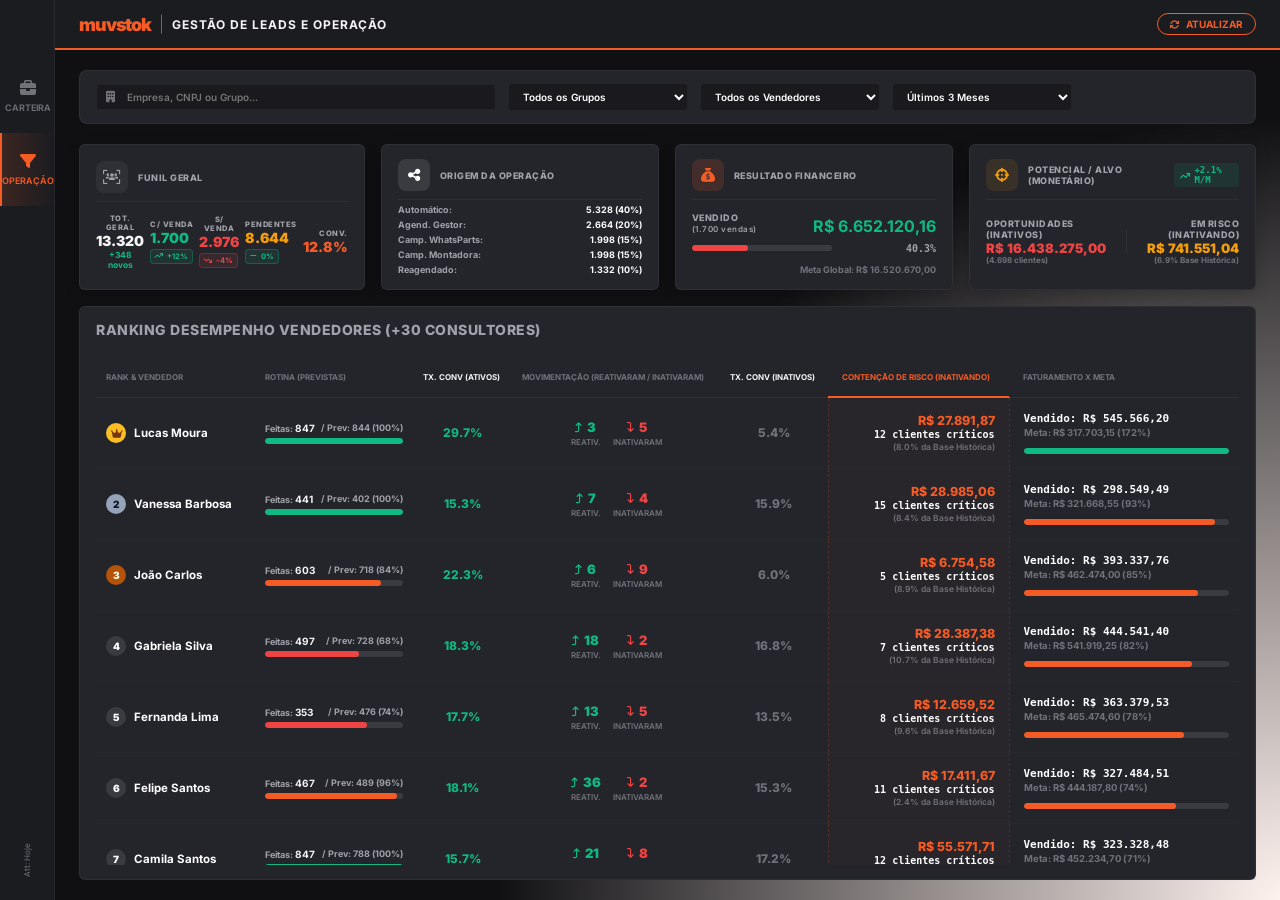
<file: leads.html>
<!DOCTYPE html>
<html lang="pt-BR">
<head>
    <meta charset="UTF-8">
    <meta name="viewport" content="width=device-width, initial-scale=1.0">
    <title>Muvstok | Gestão de Leads</title>
    <link rel="stylesheet" href="style.css">
    <link href="https://fonts.googleapis.com/css2?family=Inter:wght@400;500;600;700;800;900&display=swap" rel="stylesheet">
    <link href="https://cdnjs.cloudflare.com/ajax/libs/font-awesome/6.4.0/css/all.min.css" rel="stylesheet">
</head>
<body>
    
    <!-- Sidebar -->
    <aside class="sidebar">
        <nav class="nav-menu">
            <a href="index.html" class="nav-item">
                <i class="fa-solid fa-briefcase"></i>
                <span>Carteira</span>
            </a>
            <a href="leads.html" class="nav-item active">
                <i class="fa-solid fa-filter"></i>
                <span>Operação</span>
            </a>
        </nav>
        <div class="sidebar-footer">
            <span id="updateTime">Att: Hoje</span>
        </div>
    </aside>

    <!-- Main Wrapper -->
    <div class="main-wrapper">
        
        <!-- Header -->
        <header class="top-header">
            <div class="logo-area">
                <span class="logo-text">muvstok</span>
                <span class="separator">|</span>
                <span class="page-title">GESTÃO DE LEADS E OPERAÇÃO</span>
            </div>
            <div class="header-actions">
                <button class="icon-btn">
                    <i class="fa-solid fa-arrows-rotate"></i> Atualizar
                </button>
            </div>
        </header>

        <!-- Content Area -->
        <main class="content-area">

            <!-- Global Dashboard Filters -->
            <div class="global-filters">
                <div class="input-wrapper">
                    <i class="fa-solid fa-building"></i>
                    <input type="text" id="globalEmpresa" placeholder="Empresa, CNPJ ou Grupo..." class="muv-input">
                </div>
                <select id="globalGrupo" class="muv-select">
                    <option value="all">Todos os Grupos</option>
                    <option value="G1">Macromaq</option>
                    <option value="G2">G. Silva</option>
                    <option value="G3">Viação SC</option>
                </select>
                <select id="globalVendedor" class="muv-select">
                    <option value="all">Todos os Vendedores</option>
                    <option value="ana">Ana Paula</option>
                    <option value="joao">João Carlos</option>
                    <option value="lucas">Lucas Moura</option>
                    <option value="thiago">Thiago Silva</option>
                </select>
                <select id="globalPeriodo" class="muv-select">
                    <option value="3m">Últimos 3 Meses</option>
                    <option value="mes">Mês Atual</option>
                    <option value="6m">Últimos 6 Meses</option>
                    <option value="ano">Ano Atual</option>
                </select>
            </div>
            
            <!-- KPI's top row -->
            <section class="kpi-row">
                
                <!-- Card 1: Funil Geral -->
                <div class="panel kpi-card dual-card" style="padding:16px;">
                    <div class="dual-card-top">
                        <div class="kpi-icon"><i class="fa-solid fa-users-viewfinder"></i></div>
                        <span class="kpi-label">FUNIL GERAL</span>
                    </div>
                    <div class="kpi-info-dual" style="gap:6px; display:flex; justify-content:space-between;">
                        <div class="kpi-split" style="text-align:center; flex:1;">
                            <span class="kpi-label" style="font-size:7.5px;">TOT. GERAL</span>
                            <h2 id="kpi-total-geral" style="font-size:14px;">0</h2>
                            <div id="kpi-novos-geral" style="font-size:8.5px; color:var(--color-ok); font-weight:700; margin-top:2px;">+0 novos</div>
                        </div>
                        <div class="kpi-split" style="text-align:center; flex:1;">
                            <span class="kpi-label" style="font-size:7.5px;">C/ VENDA</span>
                            <h2 id="kpi-total-contatos" class="ok-txt" style="font-size:14px;">0</h2>
                            <div class="metric-mom positive"><i class="fa-solid fa-arrow-trend-up"></i> +12%</div>
                        </div>
                        <div class="kpi-split" style="text-align:center; flex:1;">
                            <span class="kpi-label" style="font-size:7.5px;">S/ VENDA</span>
                            <h2 id="kpi-vend-perd-funil" class="danger-txt" style="font-size:14px;">0</h2>
                            <div class="metric-mom negative"><i class="fa-solid fa-arrow-trend-down"></i> -4%</div>
                        </div>
                        <div class="kpi-split" style="text-align:center; flex:1;">
                            <span class="kpi-label" style="font-size:7.5px;">PENDENTES</span>
                            <h2 id="kpi-pendentes-funil" class="warning-txt" style="font-size:14px;">0</h2>
                            <div class="metric-mom positive"><i class="fa-solid fa-minus"></i> 0%</div>
                        </div>
                        <div class="kpi-split right" style="text-align:center; flex:1;">
                            <span class="kpi-label" style="font-size:7.5px;">CONV.</span>
                            <h2 id="kpi-tx-conv" class="highlight" style="color:#f45b25; font-size:14px;">0%</h2>
                        </div>
                    </div>
                </div>

                <!-- Card 2: Status Final -->
                <div class="panel kpi-card dual-card">
                    <div class="dual-card-top">
                        <div class="kpi-icon highlight" style="color:white; background:rgba(255,255,255,0.1)"><i class="fa-solid fa-share-nodes"></i></div>
                        <span class="kpi-label">ORIGEM DA OPERAÇÃO</span>
                    </div>
                    <div class="kpi-info-dual" style="flex-direction:column; gap:4px; margin-top:4px;">
                        <div style="display:flex; justify-content:space-between; width:100%; font-size:9px; font-weight:700;">
                            <span style="color:var(--text-secondary)">Automático:</span>
                            <strong id="kpi-orig-auto" style="color:white;">0 (0%)</strong>
                        </div>
                        <div style="display:flex; justify-content:space-between; width:100%; font-size:9px; font-weight:700;">
                            <span style="color:var(--text-secondary)">Agend. Gestor:</span>
                            <strong id="kpi-orig-geral" style="color:white;">0 (0%)</strong>
                        </div>
                        <div style="display:flex; justify-content:space-between; width:100%; font-size:9px; font-weight:700;">
                            <span style="color:var(--text-secondary)">Camp. WhatsParts:</span>
                            <strong id="kpi-orig-whats" style="color:white;">0 (0%)</strong>
                        </div>
                        <div style="display:flex; justify-content:space-between; width:100%; font-size:9px; font-weight:700;">
                            <span style="color:var(--text-secondary)">Camp. Montadora:</span>
                            <strong id="kpi-orig-mont" style="color:white;">0 (0%)</strong>
                        </div>
                        <div style="display:flex; justify-content:space-between; width:100%; font-size:9px; font-weight:700;">
                            <span style="color:var(--text-secondary)">Reagendado:</span>
                            <strong id="kpi-orig-reag" style="color:white;">0 (0%)</strong>
                        </div>
                    </div>
                </div>

                <!-- Card 3: Faturamento Resultante -->
                <div class="panel kpi-card dual-card">
                    <div class="dual-card-top">
                        <div class="kpi-icon highlight"><i class="fa-solid fa-sack-dollar"></i></div>
                        <span class="kpi-label">RESULTADO FINANCEIRO</span>
                    </div>
                    <div class="kpi-info-dual" style="flex-direction:column; gap:8px; margin-top:12px; width:100%;">
                        <div style="display:flex; justify-content:space-between; align-items:flex-end; width:100%;">
                            <span class="kpi-label">VENDIDO <br><span id="kpi-rf-qtd-suc" style="text-transform:none; font-weight:600; font-size:8px;">(0 vendas)</span></span>
                            <div style="text-align:right;">
                                <h2 id="kpi-rf-val-suc" class="ok-txt" style="font-size:16px; line-height:1;">R$ 0,00</h2>
                            </div>
                        </div>
                        <div style="display:flex; justify-content:space-between; align-items:center; width:100%;">
                            <div class="progress-container" style="width:100%; max-width:140px;">
                                <div class="progress-rail" style="height:6px;">
                                    <div id="kpi-rf-progresso" class="progress-fill ok" style="width: 0%"></div>
                                </div>
                            </div>
                            <span id="kpi-rf-pct" style="font-size:10px; font-family:monospace; color:var(--text-secondary); font-weight:700;">0%</span>
                        </div>
                        <div id="kpi-rf-meta-val" style="font-size:9px; color:var(--text-muted); width:100%; text-align:right; margin-top:2px; font-weight:700;">Meta: R$ 0,00</div>
                    </div>
                </div>

                <!-- Card 4: Potencial / Alvo (Monetário) -->
                <div class="panel kpi-card dual-card">
                    <div class="dual-card-top">
                        <div class="kpi-icon warning"><i class="fa-solid fa-crosshairs"></i></div>
                        <span class="kpi-label">POTENCIAL / ALVO (MONETÁRIO)</span>
                        <div class="kpi-trend positive"><i class="fa-solid fa-arrow-trend-up"></i> +2.1% M/M</div>
                    </div>
                    <div class="kpi-info-dual" style="gap:12px;">
                        <div class="kpi-split">
                            <span class="kpi-label">OPORTUNIDADES (INATIVOS)</span>
                            <h2 id="kpi-opor-rs" class="danger-txt" style="font-size:13px;">R$ 0,00</h2>
                            <span id="kpi-opor-qtd" style="font-size:8px; color:var(--text-muted); font-weight:700;">(0 clientes inativos)</span>
                        </div>
                        <div class="separator-v"></div>
                        <div class="kpi-split right">
                            <span class="kpi-label">EM RISCO (INATIVANDO)</span>
                            <h2 id="kpi-risco-rs-card" class="warning-txt" style="font-size:13px;">R$ 0,00</h2>
                            <span id="kpi-risco-pct-card" style="font-size:8px; color:var(--text-muted); font-weight:700;">(0% Histórico)</span>
                        </div>
                    </div>
                </div>

            </section>

            <!-- Bottom Table - Full Width Ranking -->
            <section class="dashboard-grid" style="grid-template-columns: 1fr;">
                <div class="panel grid-panel flex-panel">
                    <div class="panel-header" style="margin-bottom: 8px;">
                        <h3 class="panel-title" style="font-size: 14px;">Ranking Desempenho Vendedores (+30 Consultores)</h3>
                    </div>
                    
                    <div class="table-responsive">
                        <table class="compact-table leads-table">
                            <thead>
                                <tr>
                                    <th>Rank & Vendedor</th>
                                    <th>Rotina (Previstas)</th>
                                    <th class="text-center" style="color:var(--text-primary)">Tx. Conv (Ativos)</th>
                                    <th class="text-center">Movimentação (Reativaram / Inativaram)</th>
                                    <th class="text-center" style="color:var(--text-primary)">Tx. Conv (Inativos)</th>
                                    <th class="text-right highlight-col-th" style="padding:14px;">Contenção de Risco (Inativando)</th>
                                    <th style="width:230px; padding-left:14px;">Faturamento x Meta</th>
                                </tr>
                            </thead>
                            <tbody id="rankingTbody">
                                <!-- Populated via leads.js -->
                            </tbody>
                        </table>
                    </div>
                </div>
            </section>

        </main>
    </div>

    <script src="leads.js"></script>
</body>
</html>
</file>
<file: style.css>
:root {
    --bg-page: #101013;
    --bg-sidebar: #1b1c20;
    --bg-panel: #24252b;
    --bg-panel-hover: #292a31;
    
    --text-primary: #f4f4f5;
    --text-secondary: #a1a1aa;
    --text-muted: #71717a;
    
    --muv-orange: #f45b25;
    --muv-orange-glow: rgba(244, 91, 37, 0.15);
    
    --border-color: rgba(255, 255, 255, 0.05);
    --border-radius: 6px;
    
    --color-ok: #10b981;
    --color-warning: #f59e0b;
    --color-danger: #ef4444;
}

* {
    margin: 0; padding: 0; box-sizing: border-box;
    font-family: 'Inter', sans-serif; -webkit-font-smoothing: antialiased;
}

body {
    background-color: var(--bg-page); color: var(--text-primary);
    display: flex; height: 100vh; overflow: hidden;
    background: radial-gradient(circle at 100% 100%, rgba(244, 91, 37, 0.08) 0%, var(--bg-page) 50%);
}

/* Sidebar - Compact */
.sidebar {
    width: 65px; background-color: var(--bg-sidebar); border-right: 1px solid var(--border-color);
    display: flex; flex-direction: column; justify-content: space-between; padding-top: 60px; z-index: 10;
}
.nav-menu { display: flex; flex-direction: column; }
.nav-item {
    display: flex; flex-direction: column; align-items: center; justify-content: center; gap: 6px;
    padding: 20px 0; color: var(--text-muted); text-decoration: none; transition: 0.2s;
    border-left: 2px solid transparent; cursor: pointer;
}
.nav-item i { font-size: 16px; }
.nav-item span { font-size: 9px; font-weight: 600; text-transform: uppercase; letter-spacing: 0px;}

.nav-item:hover { color: var(--text-primary); background-color: rgba(255,255,255,0.02);}
.nav-item.active {
    color: var(--muv-orange); border-left-color: var(--muv-orange);
    background: linear-gradient(90deg, var(--muv-orange-glow), transparent);
}
.sidebar-footer { padding: 10px 0; text-align: center; }
.sidebar-footer span { font-size: 8px; color: var(--text-muted); display: block; transform: rotate(-90deg); white-space: nowrap; margin-bottom: 25px;}

/* Main Wrapper & Header - Compact */
.main-wrapper {
    flex-grow: 1; display: flex; flex-direction: column; height: 100%;
}
.top-header {
    height: 50px; display: flex; align-items: center; justify-content: space-between;
    padding: 0 24px; border-bottom: 2px solid var(--muv-orange);
    background-color: var(--bg-sidebar); flex-shrink: 0;
}
.logo-area { display: flex; align-items: center; gap: 8px; }
.logo-text { font-size: 18px; font-weight: 900; color: var(--muv-orange); letter-spacing: -1px; }
.separator { color: var(--text-muted); font-weight: 300; }
.page-title { font-size: 12px; font-weight: 700; color: var(--text-primary); text-transform: uppercase; letter-spacing: 1px;}
.header-actions .icon-btn {
    background: none; border: 1px solid var(--muv-orange); color: var(--muv-orange);
    border-radius: 40px; padding: 4px 12px; font-size: 10px; font-weight: 700; text-transform: uppercase; cursor: pointer;
    display: flex; align-items: center; gap: 6px; transition: 0.2s;
}
.header-actions .icon-btn:hover { background-color: var(--muv-orange-glow); }

/* Content Grid Area - Filling viewport gracefully */
.content-area {
    padding: 20px 24px; display: flex; flex-direction: column; gap: 16px;
    height: calc(100vh - 50px); overflow: hidden; 
}

/* Global Filters */
.global-filters {
    display: flex; gap: 12px; margin-bottom: 4px; align-items: center; justify-content: flex-start;
    background: var(--bg-panel); padding: 12px 16px; border-radius: 8px; border: 1px solid rgba(255,255,255,0.05); flex-shrink: 0;
}
.global-filters .input-wrapper { flex: 1; max-width: 400px; display: flex; align-items: center;}
.global-filters .muv-select { width: 180px; }

/* Base Panel */
.panel {
    background-color: var(--bg-panel); border-radius: var(--border-radius);
    border: 1px solid var(--border-color); padding: 14px 16px;
    box-shadow: 0 4px 15px rgba(0,0,0,0.2);
}

/* KPI Row - Fixed Flex Alignments */
.kpi-row { display: grid; grid-template-columns: repeat(4, 1fr); gap: 16px; flex-shrink: 0;}

/* Dual KPI Card modifications (Splits with Center Percentage) */
.dual-card { 
    display: flex; flex-direction: column; align-items: stretch; justify-content: space-between; 
    min-height: 90px;
}
.dual-card-top { 
    display: flex; align-items: center; gap: 10px; padding-bottom: 8px; border-bottom: 1px solid rgba(255,255,255,0.05);
}
.dual-card-top .kpi-icon { 
    width: 32px; height: 32px; font-size: 14px; border-radius: 8px; background-color: rgba(255,255,255,0.05);
    display: flex; align-items: center; justify-content: center; color: var(--text-secondary); flex-shrink: 0;
}
.dual-card-top .kpi-icon.danger { background-color: rgba(239, 68, 68, 0.1); color: var(--color-danger); }
.dual-card-top .kpi-icon.warning { background-color: rgba(245, 158, 11, 0.1); color: var(--color-warning); }
.dual-card-top .kpi-icon.highlight { background-color: var(--muv-orange-glow); color: var(--muv-orange); }

.kpi-label { font-size: 9px; font-weight: 800; color: var(--text-secondary); text-transform: uppercase; letter-spacing: 0.5px; }

/* Enforcing full use of the space without wrapping lines */
.kpi-info-dual { 
    display: flex; align-items: center; justify-content: space-between; 
    margin-top: 8px; flex-grow: 1;
}
.kpi-split { display: flex; flex-direction: column; flex: 1; align-items: flex-start;}
.kpi-split.right { justify-content: flex-end; align-items: flex-end; text-align: right; }
.kpi-split h2 { 
    font-size: 13.5px; /* Scaled to strictly prevent line-breaks on R$ xxx.xxx */
    font-weight: 900; margin-top: 2px; line-height: 1; 
    white-space: nowrap; /* CRITICAL: Prevent wrapping */
}

/* Trend Badges */
.kpi-trend { font-size: 9px; font-weight: 800; padding: 2px 6px; border-radius: 4px; margin-left: auto; display: flex; align-items: center; gap: 4px; font-family: monospace;}
.kpi-trend.positive { color: var(--color-ok); background: rgba(16, 185, 129, 0.1); }
.kpi-trend.negative { color: var(--color-danger); background: rgba(239, 68, 68, 0.1); }

/* Compact Percentage Badge styling */
.kpi-percent-badge {
    background-color: rgba(255,255,255,0.05); border: 1px solid var(--border-color);
    color: var(--text-secondary); font-size: 9px; font-weight: 800; padding: 2px 6px; border-radius: 12px;
    margin: 0 4px; flex-shrink: 0; white-space: nowrap;
}
.separator-v { width: 1px; background-color: rgba(255,255,255,0.05); margin: 0 8px; height:24px; flex-shrink:0;}

.ok-txt { color: var(--color-ok) !important; }
.danger-txt { color: var(--color-danger) !important; }
.warning-txt { color: var(--color-warning) !important; }

/* Dashboard 2-Column Grid */
.dashboard-grid {
    display: grid;
    grid-template-columns: 1fr 1fr; 
    gap: 16px; flex-grow: 1; height: 100%; overflow: hidden; 
    min-height: 0; 
}
.col-left { display: grid; grid-template-rows: 1fr 1fr; gap: 16px; min-height: 0;}

.grid-panel { display: flex; flex-direction: column; height: 100%; overflow: hidden; }
.flex-panel { flex-grow: 1; }
.panel-header { display: flex; justify-content: space-between; align-items: flex-start; }
.panel-title { font-size: 11px; font-weight: 800; text-transform: uppercase; color: var(--text-secondary); letter-spacing: 0.5px; margin-bottom: 4px;}


/* Side-by-side Connected Label Logic for Doughnut */
.raiox-container { 
    display: flex; align-items: center; justify-content: center; width: 100%; height: 100%; 
    min-height: 0; margin-top: 8px; 
}
.raiox-chart-box { 
    width: 45%; height: 100%; position: relative; display: flex; align-items: center; justify-content: center;
}
.raiox-chart-box canvas { width: 100% !important; height: 100% !important; }

.raiox-legend-box { 
    width: 55%; display: flex; flex-direction: column; justify-content: center; gap: 16px;
    padding-left: 10px;
}
.raiox-line-item { display: flex; align-items: flex-start; }
.raiox-dash { width: 24px; height: 2px; margin-right: 8px; margin-top: 6px; flex-shrink: 0;}
.raiox-info { display: flex; flex-direction: column; gap: 2px;}
.raiox-info span { font-size: 8.5px; font-weight: 800; text-transform: uppercase; color: var(--text-secondary); }
.raiox-info strong { font-size: 15px; font-weight: 900; white-space: nowrap; line-height: 1;}


/* Recency Compact Table */
.table-responsive { flex-grow: 1; overflow-y: auto; margin-top: 8px; }
.table-responsive::-webkit-scrollbar { width: 4px; }
.table-responsive::-webkit-scrollbar-thumb { background: rgba(255,255,255,0.1); border-radius: 4px; }
.compact-table { width: 100%; border-collapse: collapse; }
.compact-table th { 
    text-align: left; font-size: 8px; color: var(--text-muted); text-transform: uppercase; 
    padding: 6px 4px; border-bottom: 1px solid rgba(255,255,255,0.05); position: sticky; top: 0; background-color: var(--bg-panel);
}
.compact-table td { 
    padding: 10px 4px; font-size: 10px; font-weight: 600; color: white; border-bottom: 1px solid rgba(255,255,255,0.02); 
    white-space: nowrap;
}

/* Enterprise List inside Right Panel */
.tall-panel { display: flex; flex-direction: column; min-height: 0;}
.list-filters { display: flex; gap: 10px; margin-bottom: 14px; padding-bottom: 12px; border-bottom: 1px solid rgba(255,255,255,0.05); flex-shrink:0;}
.input-wrapper { flex-grow: 1; position: relative; display: flex; align-items: center;}
.input-wrapper i { position: absolute; left: 10px; font-size: 12px; color: var(--text-muted);}
.muv-input { 
    width: 100%; background: rgba(0,0,0,0.3); border: 1px solid var(--border-color); color: white;
    border-radius: 4px; padding: 6px 10px 6px 30px; font-size: 10px; font-weight: 600; outline: none; transition: 0.2s;
}
.muv-input:focus { border-color: var(--muv-orange); }
.muv-select {
    background: rgba(0,0,0,0.3); border: 1px solid var(--border-color); color: white;
    border-radius: 4px; padding: 6px 10px; font-size: 10px; font-weight: 600; outline: none; cursor: pointer;
}

/* Custom Checkbox Dropdown */
.custom-dropdown { position: relative; width: 100%; min-width: 140px; }
.custom-dropdown .dropdown-header {
    background: rgba(0,0,0,0.3); border: 1px solid var(--border-color); color: white;
    border-radius: 4px; padding: 5px 10px; font-size: 10px; font-weight: 600; cursor: pointer;
    display: flex; justify-content: space-between; align-items: center; height: 26px;
}
.custom-dropdown.active .dropdown-header { border-color: var(--muv-orange); }
.custom-dropdown .dropdown-list {
    position: absolute; top: 100%; left: 0; width: 100%;
    background: var(--bg-panel); border: 1px solid var(--border-color); border-radius: 4px;
    margin-top: 4px; display: none; flex-direction: column; z-index: 100;
    box-shadow: 0 4px 15px rgba(0,0,0,0.5); max-height: 200px; overflow-y: auto;
}
.custom-dropdown.active .dropdown-list { display: flex; }
.custom-dropdown label {
    padding: 8px 10px; font-size: 10px; color: white; cursor: pointer; display: flex; align-items: center; gap: 6px;
    border-bottom: 1px solid rgba(255,255,255,0.05); user-select: none;
}
.custom-dropdown label:hover { background: rgba(255,255,255,0.05); }
.custom-dropdown input[type="checkbox"] { accent-color: var(--muv-orange); cursor: pointer; }

.list-container { display: flex; flex-direction: column; gap: 8px; overflow-y: auto; overflow-x: hidden; padding-right: 5px; flex-grow: 1;}
.list-container::-webkit-scrollbar { width: 4px; }
.list-container::-webkit-scrollbar-thumb { background: rgba(255,255,255,0.1); border-radius: 4px; }

.empresa-item {
    display: flex; justify-content: space-between; align-items: center; padding: 10px 12px;
    background-color: rgba(0,0,0,0.2); border-radius: 6px; border: 1px solid transparent; 
    border-left: 4px solid transparent;
    flex-shrink: 0;
}
.empresa-item.status-green { border-left-color: var(--color-ok); }
.empresa-item.status-yellow { border-left-color: var(--color-warning); }
.empresa-item.status-red { border-left-color: var(--color-danger); }

.empresa-item:hover { border-color: rgba(255,255,255,0.05); }

.em-info { display: flex; flex-direction: column; gap: 4px; }
.em-name { font-size: 11px; font-weight: 800; color: white; white-space: nowrap; overflow: hidden; text-overflow: ellipsis;}
.em-seller { font-size: 9px; font-weight: 700; color: #aaaaaa; }
.em-tags { display: flex; align-items: center; gap: 6px; font-size: 8px; font-weight: 700; text-transform: uppercase;}
.pill { padding: 3px 6px; border-radius: 4px; }
.pill.curva { background: rgba(255,255,255,0.1); color: white; }

.em-values-right { display: flex; flex-direction: column; align-items: flex-end; gap: 4px; text-align: right;}
.em-val-primary { font-size: 11.5px; font-weight: 900; color: white; white-space: nowrap;}
.em-val-secondary { font-size: 8.5px; font-weight: 700; color: var(--text-muted); white-space: nowrap;}

/* Leads Table progress bars and Gamification */
.leads-table th, .leads-table td { padding: 14px 10px; vertical-align: middle; }
.rank-badge { 
    width: 20px; height: 20px; border-radius: 50%; display: inline-flex; align-items: center; justify-content: center; 
    font-size: 10px; font-weight: 900; background: rgba(255,255,255,0.1); color: white; margin-right: 8px; flex-shrink: 0;
}
.rank-badge.gold { background: #fbbf24; color: #78350f; }
.rank-badge.silver { background: #94a3b8; color: #0f172a; }
.rank-badge.bronze { background: #b45309; color: #fffbeb; }
.seller-td { display: flex; align-items: center; font-size: 11px; font-weight: 800; }

.progress-container { width: 100%; display: flex; flex-direction: column; gap: 4px; }
.progress-rail { width: 100%; height: 6px; background: rgba(255,255,255,0.1); border-radius: 4px; position: relative; overflow: hidden; }
.progress-fill { height: 100%; background: var(--muv-orange); border-radius: 4px; transition: 0.5s ease-out; }
.progress-fill.ok { background: var(--color-ok); }
.progress-fill.danger { background: var(--color-danger); }
.progress-labels { display: flex; justify-content: space-between; font-size: 9px; font-weight: 700; color: var(--text-secondary); }
.progress-labels strong { color: white; font-size: 10px;}

/* Specific alignment tweaks for the table */
.text-center { text-align: center; }
.text-right { text-align: right; }

.highlight-col-th { 
    background: rgba(244, 91, 37, 0.08); 
    color: var(--muv-orange) !important; 
    border-top-left-radius: 6px; 
    border-top-right-radius: 6px; 
    border-bottom: 2px solid var(--muv-orange) !important;
}
.highlight-col-td { 
    background: rgba(244, 91, 37, 0.02); 
    border-left: 1px dashed rgba(244, 91, 37, 0.2); 
    border-right: 1px dashed rgba(244, 91, 37, 0.2); 
}

/* Responsiveness */
@media (max-width: 1200px) {
    .dashboard-grid { grid-template-columns: 1fr; overflow-y: auto; }
    .content-area { overflow-y: auto; }
}
@media (max-width: 900px) {
    .kpi-row { grid-template-columns: 1fr 1fr; }
}
@media (max-width: 600px) {
    .kpi-row { grid-template-columns: 1fr; }
    .kpi-split h2 { font-size: 16px; }
}

/* MoM Metrics Leads */
.metric-mom { font-size: 7.5px; margin-top: 4px; display: inline-flex; align-items: center; gap: 4px; padding: 2px 4px; border-radius: 4px; font-weight: 700; border: 1px solid transparent;}
.metric-mom.positive { background: rgba(16, 185, 129, 0.1); color: var(--color-ok); border-color: rgba(16, 185, 129, 0.3);}
.metric-mom.negative { background: rgba(239, 68, 68, 0.1); color: var(--color-danger); border-color: rgba(239, 68, 68, 0.3);}
</file>
